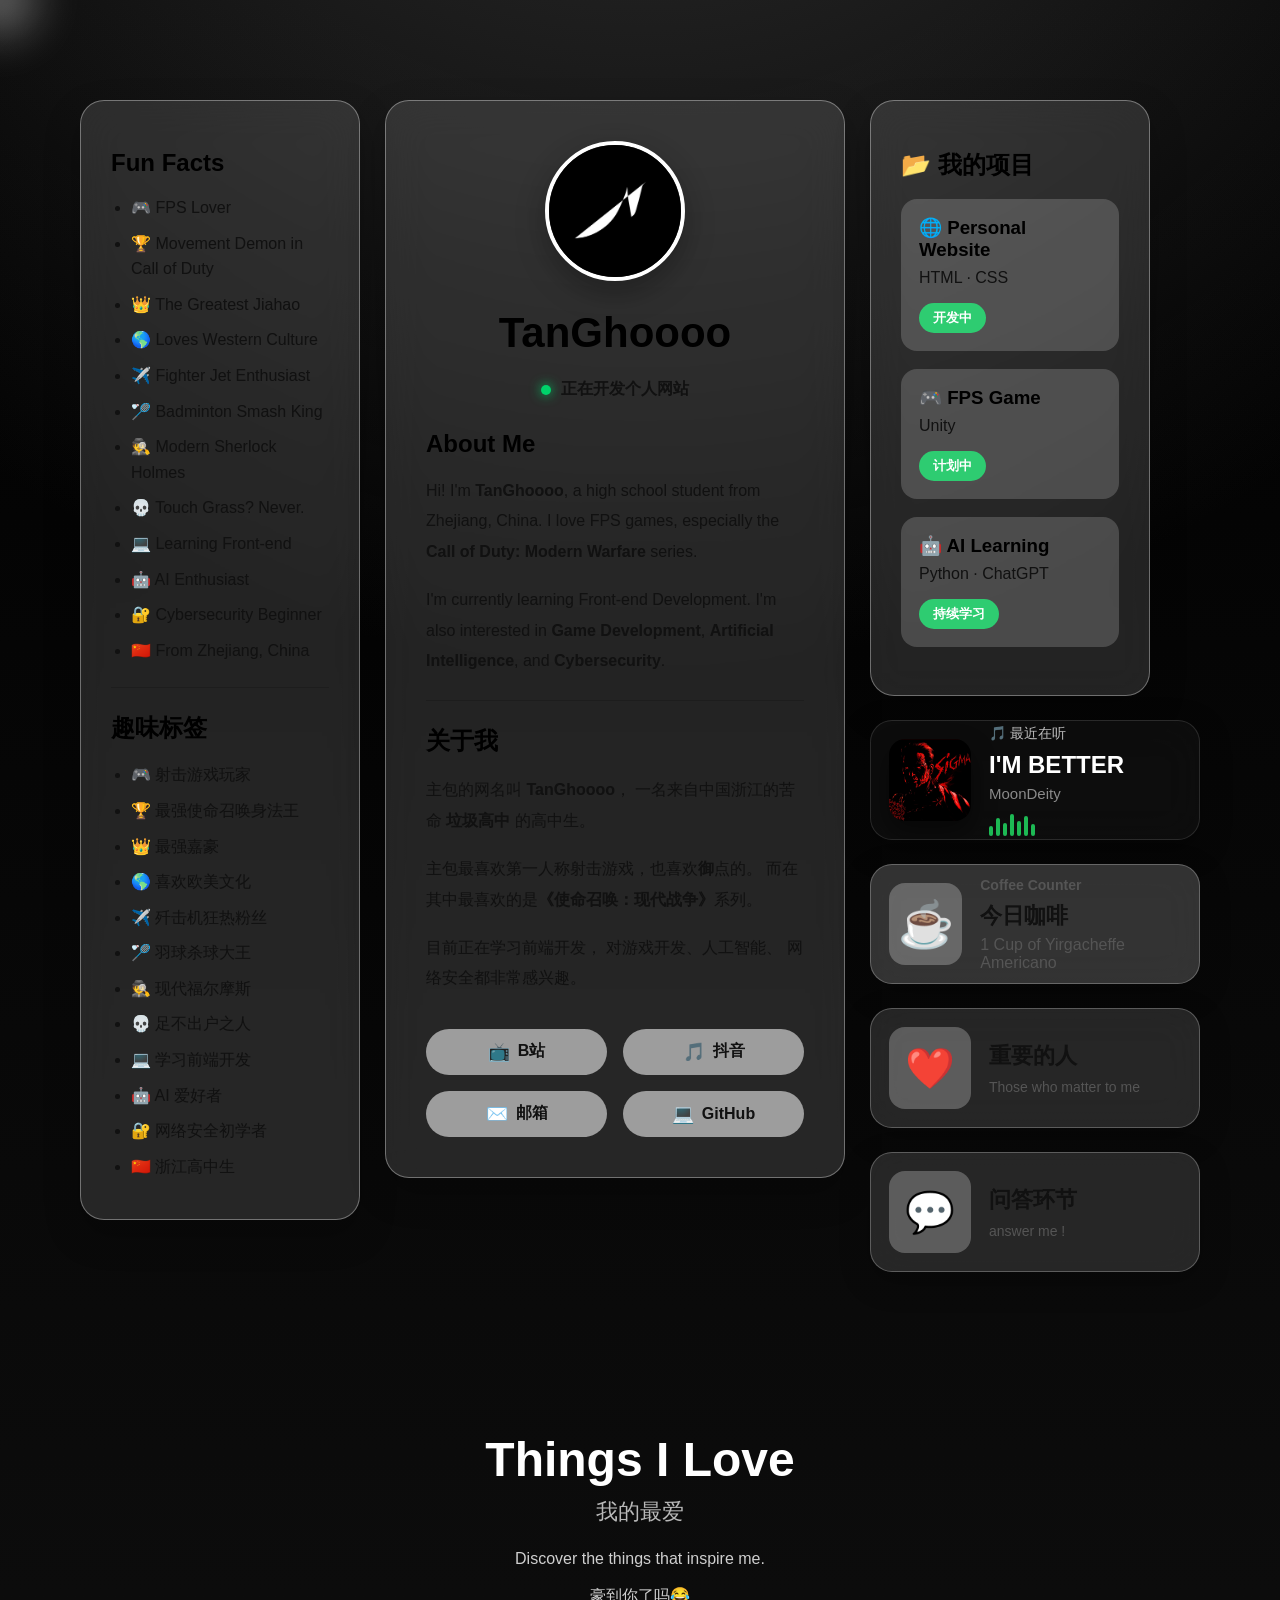
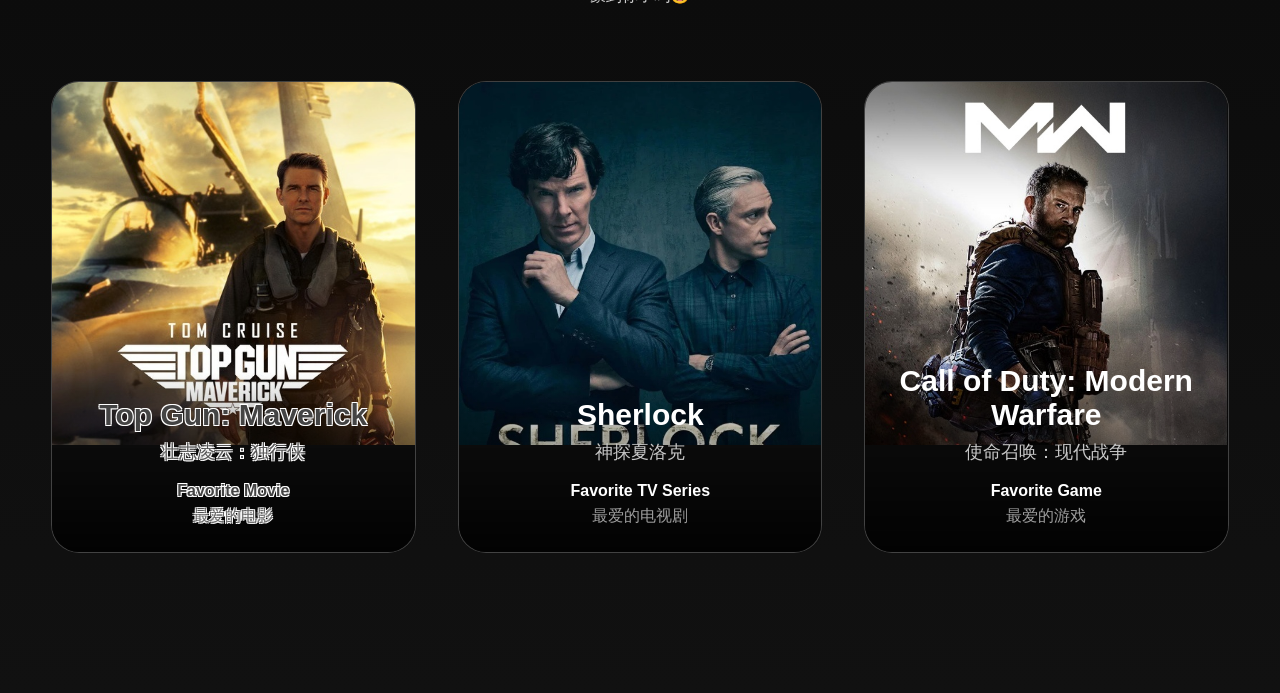
<file: index.html>
<!DOCTYPE html>
<html lang="zh-CN">

<head>

<meta charset="UTF-8">

<meta name="viewport" content="width=device-width, initial-scale=1.0">

<title>TanGhoooo</title>

<link rel="stylesheet" href="style.css">

</head>


<body>

     <div class="cursor-glow"></div>


<div class="layout">


<!-- =========================
     左侧 Fun Facts
========================= -->


<div class="side-card left-card">


<h2>Fun Facts</h2>


<ul>

<li>🎮 FPS Lover</li>

<li>🏆 Movement Demon in Call of Duty</li>

<li>👑 The Greatest Jiahao</li>

<li>🌎 Loves Western Culture</li>

<li>✈️ Fighter Jet Enthusiast</li>

<li>🏸 Badminton Smash King</li>

<li>🕵️ Modern Sherlock Holmes</li>

<li>💀 Touch Grass? Never.</li>

<li>💻 Learning Front-end</li>

<li>🤖 AI Enthusiast</li>

<li>🔐 Cybersecurity Beginner</li>

<li>🇨🇳 From Zhejiang, China</li>

</ul>



<hr>



<h2>趣味标签</h2>



<ul>

<li>🎮 射击游戏玩家</li>

<li>🏆 最强使命召唤身法王</li>

<li>👑 最强嘉豪</li>

<li>🌎 喜欢欧美文化</li>

<li>✈️ 歼击机狂热粉丝</li>

<li>🏸 羽球杀球大王</li>

<li>🕵️ 现代福尔摩斯</li>

<li>💀 足不出户之人</li>

<li>💻 学习前端开发</li>

<li>🤖 AI 爱好者</li>

<li>🔐 网络安全初学者</li>

<li>🇨🇳 浙江高中生</li>


</ul>


</div>





<!-- =========================
     中间个人卡片
========================= -->


<main class="card">


<div class="avatar-box">


<img src="TanGyc.jpg" class="avatar">


<div class="avatar-tip">

这简直就是世界上最棒的头像😎

</div>


</div>




<h1>

TanGhoooo

</h1>



<div class="status">


<span class="status-dot"></span>


<span class="status-text">

正在开发个人网站

</span>


</div>





<section class="about">


<h2>

About Me

</h2>



<p>

Hi! I'm <strong>TanGhoooo</strong>, a high school student from Zhejiang, China.

I love FPS games, especially the

<strong>Call of Duty: Modern Warfare</strong> series.

</p>




<p>

I'm currently learning Front-end Development.

I'm also interested in

<strong>Game Development</strong>,

<strong>Artificial Intelligence</strong>,

and

<strong>Cybersecurity</strong>.

</p>




<hr>




<h2>

关于我

</h2>



<p>

主包的网名叫 <strong>TanGhoooo</strong>，

一名来自中国浙江的苦命 <strong>垃圾高中</strong> 的高中生。

</p>



<p>

主包最喜欢第一人称射击游戏，也喜欢<strong>御</strong>点的。

而在其中最喜欢的是<strong>《使命召唤：现代战争》</strong>系列。

</p>



<p>

目前正在学习前端开发，

对游戏开发、人工智能、

网络安全都非常感兴趣。

</p>



</section>





<div class="links">


<a href="https://space.bilibili.com/1587845632" target="_blank">
    <span>📺</span>
    B站
</a>


<a href="https://www.douyin.com/user/self?from_tab_name=main" target="_blank">
    <span>🎵</span>
    抖音
</a>


<a href="mailto:tangyc013@163.com">
    <span>✉️</span>
    邮箱
</a>



<a href="https://github.com/TanGyc013" target="_blank">
    <span>💻</span>
    GitHub
</a>


</div>


</main>





<!-- =========================
     右侧项目
========================= -->


<div class="right-column">

<div class="side-card right-card">


<h2>

📂 我的项目

</h2>



<div class="project-item">


<h3>

🌐 Personal Website

</h3>


<p>

HTML · CSS

</p>


<span class="project-status">

开发中

</span>


</div>




<div class="project-item">


<h3>

🎮 FPS Game

</h3>


<p>

Unity

</p>


<span class="project-status">

计划中

</span>


</div>





<div class="project-item">


<h3>

🤖 AI Learning

</h3>


<p>

Python · ChatGPT

</p>


<span class="project-status">

持续学习

</span>


</div>

</div>

<a class="music-card"
href="https://open.spotify.com/track/2AWdLK9zIWZEk8jsSL7SUx"
target="_blank">

<img
src="images/505.jpg"
class="music-cover">

<div class="music-content">

<h3>🎵 最近在听</h3>

<h4>I'M BETTER
</h4>

<p>MoonDeity</p>

<div class="equalizer">

<span></span>
<span></span>
<span></span>
<span></span>
<span></span>
<span></span>
<span></span>

</div>

</div>

</a>


<!-- Coffee Counter -->

<div class="coffee-card">


    <div class="coffee-tip">
    😡 耶加雪菲牛逼
    </div>


    <div class="coffee-icon">
        ☕
    </div>


    <div class="coffee-content">

        <h3>
            Coffee Counter
        </h3>

        <h4>
            今日咖啡
        </h4>

        <p>
            1 Cup of Yirgacheffe Americano
        </p>

    </div>


</div>

<!-- Important People入口 -->

<a href="important.html" target="_blank" class="people-entry">

    <div class="people-icon">
        ❤️
    </div>


    <div class="people-text">

        <h3>
            重要的人
        </h3>

        <p>
            Those who matter to me
        </p>

    </div>


</a>

<!-- Q&A入口 -->

<a href="qa.html" target="_blank" class="people-entry">

    <div class="people-icon">
        💬
    </div>


    <div class="people-text">

        <h3>
            问答环节
        </h3>

        <p>
            answer me !
        </p>

    </div>


</a>

</div>

</div>


<!-- layout结束 -->

<!-- =========================
     Things I Love
========================= -->

<section class="favorites">


<h2 class="favorites-title">

Things I Love

<span>

我的最爱

</span>

</h2>



<p class="favorites-subtitle">

Discover the things that inspire me.

<span>

豪到你了吗😂

</span>

</p>





<div class="favorite-grid">





<!-- =========================
     Movies
========================= -->


<div class="carousel-card" data-type="movie">


<div class="carousel-window">


<div class="carousel-track">





<div class="carousel-item topgun-card">

    


<div class="favorite-inner">


<img src="images/topgun.jpg">


<div class="favorite-info">


<h3>

Top Gun: Maverick

</h3>


<h4>

壮志凌云：独行侠

</h4>


<p>

Favorite Movie

</p>


<span>

最爱的电影

</span>


</div>


</div>


</div>





<div class="carousel-item">


<div class="favorite-inner">


<img src="images/inception.jpg">


<div class="favorite-info">


<h3>

Inception

</h3>


<h4>

盗梦空间

</h4>


<p>

Favorite Movie

</p>


<span>

最爱的电影

</span>


</div>


</div>


</div>





<div class="carousel-item">


<div class="favorite-inner">


<img src="images/johnwick.jpg">


<div class="favorite-info">


<h3>

John Wick

</h3>


<h4>

疾速追杀

</h4>


<p>

Favorite Movie

</p>


<span>

最爱的电影

</span>


</div>


</div>


</div>





<div class="carousel-item">


<div class="favorite-inner">


<img src="images/quietplace.jpg">


<div class="favorite-info">


<h3>

A Quiet Place

</h3>


<h4>

寂静之地

</h4>


<p>

Favorite Movie

</p>


<span>

最爱的电影

</span>


</div>


</div>


</div>





<div class="carousel-item">


<div class="favorite-inner">


<img src="images/logan.jpg">


<div class="favorite-info">


<h3>

Logan

</h3>


<h4>

金刚狼3：殊死一战

</h4>


<p>

Favorite Movie

</p>


<span>

最爱的电影

</span>


</div>


</div>


</div>




</div>


</div>


</div>








<!-- =========================
     TV Series
========================= -->


<div class="carousel-card" data-type="tv">


<div class="carousel-window">


<div class="carousel-track">





<div class="carousel-item">


<div class="favorite-inner">


<img src="images/sherlock.jpg">


<div class="favorite-info">


<h3>

Sherlock

</h3>


<h4>

神探夏洛克

</h4>


<p>

Favorite TV Series

</p>


<span>

最爱的电视剧

</span>


</div>


</div>


</div>





<div class="carousel-item">


<div class="favorite-inner">


<img src="images/theboys.jpg">


<div class="favorite-info">


<h3>

The Boys

</h3>


<h4>

黑袍纠察队

</h4>


<p>

Favorite TV Series

</p>


<span>

最爱的电视剧

</span>


</div>


</div>


</div>





<div class="carousel-item">


<div class="favorite-inner">


<img src="images/dayofthejackal.jpg">


<div class="favorite-info">


<h3>

The Day of the Jackal

</h3>


<h4>

豺狼的日子

</h4>


<p>

Favorite TV Series

</p>


<span>

最爱的电视剧

</span>


</div>


</div>


</div>




</div>


</div>


</div>

<!-- =========================
     Games
========================= -->


<div class="carousel-card" data-type="game">


<div class="carousel-window">


<div class="carousel-track">





<div class="carousel-item">


<div class="favorite-inner">


<img src="images/mw2019.jpg">


<div class="favorite-info">


<h3>

Call of Duty: Modern Warfare

</h3>


<h4>

使命召唤：现代战争

</h4>


<p>

Favorite Game

</p>


<span>

最爱的游戏

</span>


</div>


</div>


</div>





<div class="carousel-item">


<div class="favorite-inner">


<img src="images/mw3.jpg">


<div class="favorite-info">


<h3>

Modern Warfare III

</h3>


<h4>

使命召唤：现代战争3

</h4>


<p>

Favorite Game

</p>


<span>

最爱的游戏

</span>


</div>


</div>


</div>





<div class="carousel-item">


<div class="favorite-inner">


<img src="images/combatmaster.jpg">


<div class="favorite-info">


<h3>

Combat Master

</h3>


<h4>

战斗大师

</h4>


<p>

Favorite Game

</p>


<span>

最爱的游戏

</span>


</div>


</div>


</div>





<div class="carousel-item">


<div class="favorite-inner">


<img src="images/theforest.jpg">


<div class="favorite-info">


<h3>

The Forest

</h3>


<h4>

森林

</h4>


<p>

Favorite Game

</p>


<span>

最爱的游戏

</span>


</div>


</div>


</div>





<div class="carousel-item">


<div class="favorite-inner">


<img src="images/sonsoftheforest.jpg">


<div class="favorite-info">


<h3>

Sons of the Forest

</h3>


<h4>

森林之子

</h4>


<p>

Favorite Game

</p>


<span>

最爱的游戏

</span>


</div>


</div>


</div>





</div>

</div>

</div>



</div>


</section>





<script>

     const glow =
document.querySelector(".cursor-glow");


let mouseX = 0;
let mouseY = 0;


let glowX = 0;
let glowY = 0;



document.addEventListener(
"mousemove",
(e)=>{

    mouseX = e.clientX;
    mouseY = e.clientY;

});



function animateGlow(){


    glowX += (mouseX - glowX) * 0.05;

    glowY += (mouseY - glowY) * 0.05;



    glow.style.left =
    glowX + "px";


    glow.style.top =
    glowY + "px";



    requestAnimationFrame(
        animateGlow
    );

}



animateGlow();



document.querySelectorAll(".carousel-card").forEach(card=>{


const items =
card.querySelectorAll(".carousel-item");


let index = 0;

let lock = false;




items[0].classList.add("active");



card.querySelector(".carousel-window")
.addEventListener("wheel",function(e){


e.preventDefault();



if(lock)return;


lock=true;



if(e.deltaY>0){

index++;

}

else{

index--;

}



if(index>=items.length){

index=0;

}



if(index<0){

index=items.length-1;

}




items.forEach(item=>{

item.classList.remove(
"active",
"next",
"prev"
);

});




items[index].classList.add("active");




let next=index+1;

if(next>=items.length){

next=0;

}


items[next].classList.add("next");





let prev=index-1;


if(prev<0){

prev=items.length-1;

}


items[prev].classList.add("prev");






setTimeout(()=>{

lock=false;

},700);



},
{
passive:false
});



});





</script>


</body>

</html>
</file>
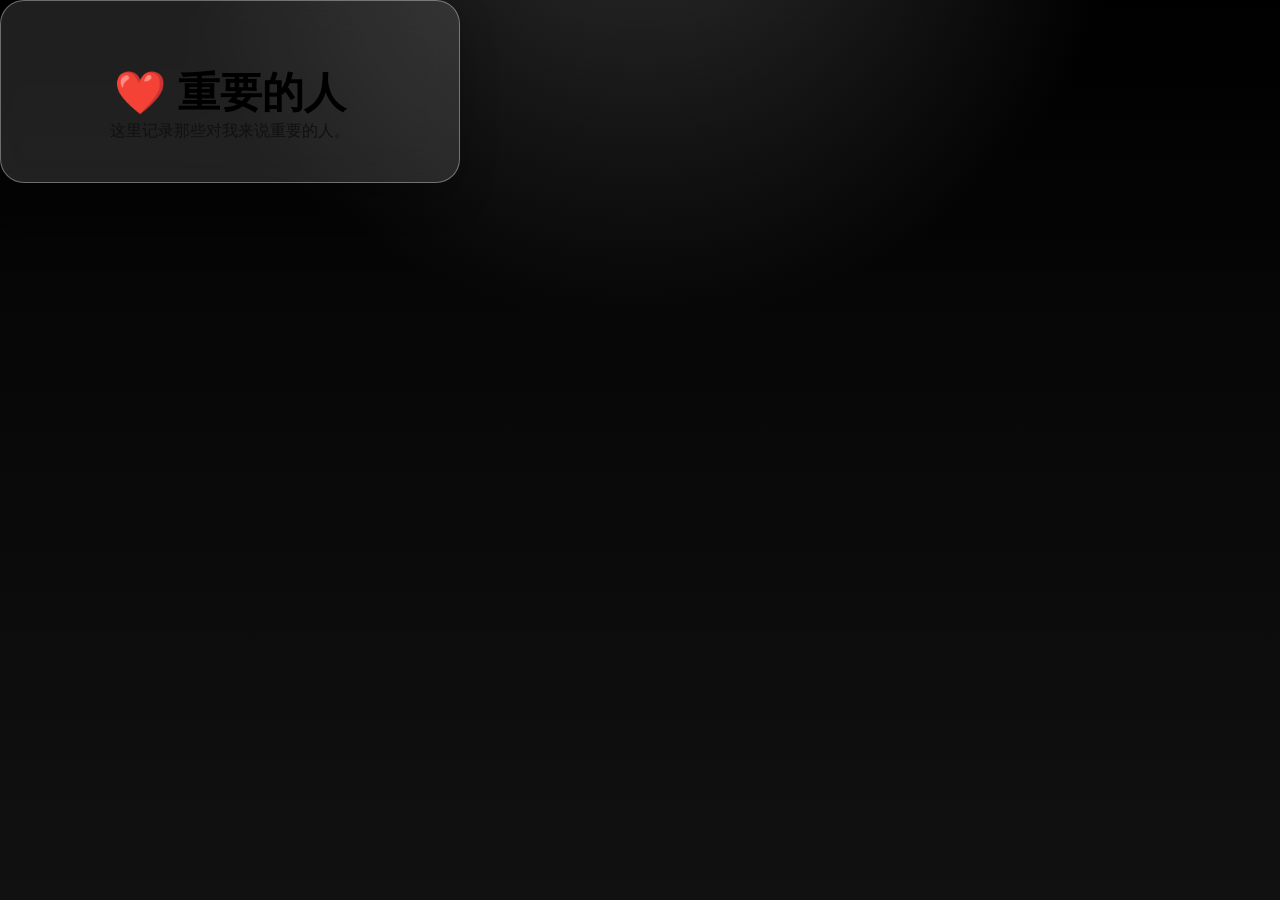
<file: important.html>
<!DOCTYPE html>

<html lang="zh-CN">

<head>

<meta charset="UTF-8">

<title>重要的人</title>

<link rel="stylesheet" href="style.css">

</head>


<body>


<div class="card important-page">


<h1>
❤️ 重要的人
</h1>


<p>
这里记录那些对我来说重要的人。
</p>


</div>


</body>

</html>
</file>
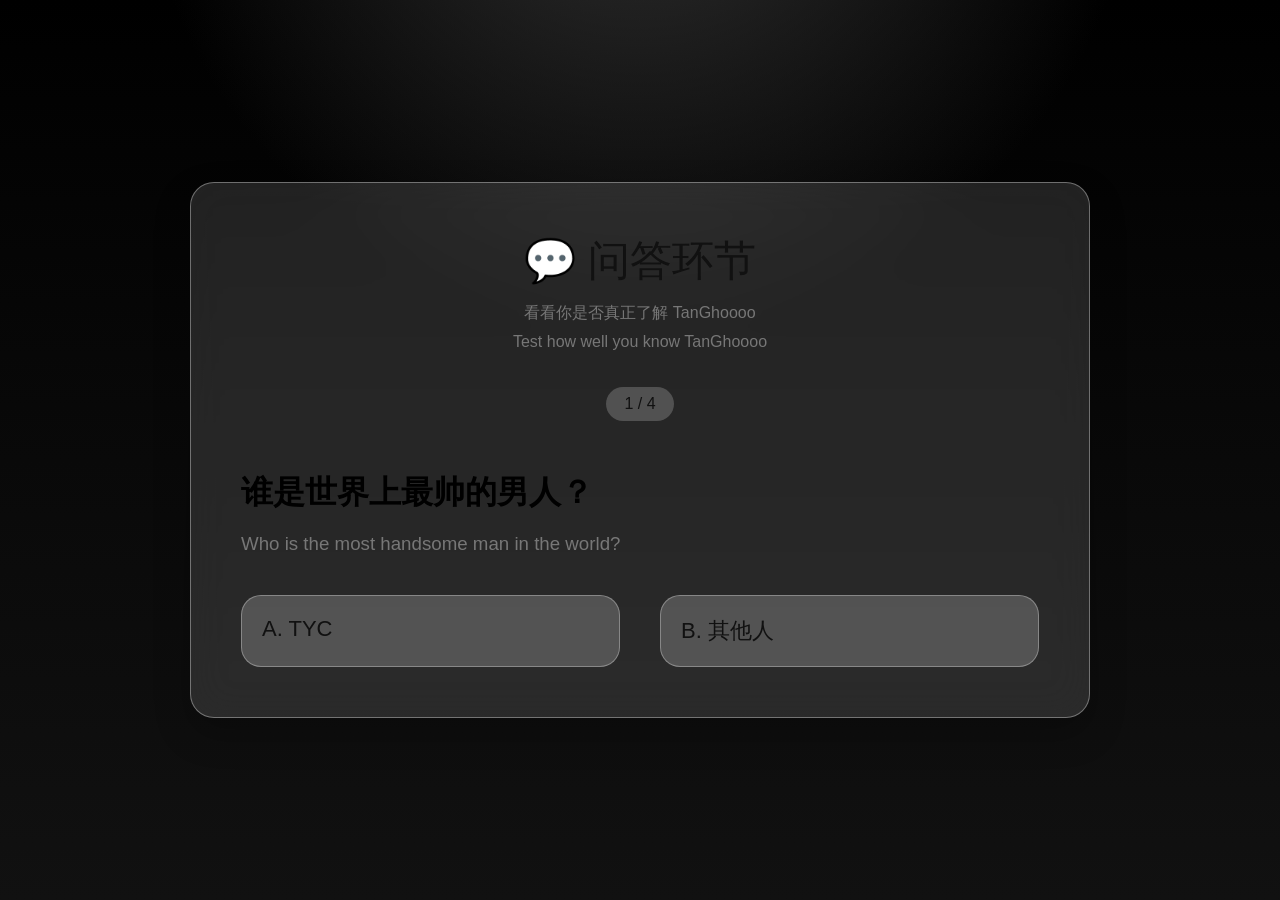
<file: qa.html>
<!DOCTYPE html>
<html lang="zh-CN">

<head>

<meta charset="UTF-8">

<title>问答环节</title>

<link rel="stylesheet" href="style.css">


<style>

/* 页面居中 */

body{

    display:flex;

    justify-content:center;

    align-items:center;

    min-height:100vh;

}


/* 问答大卡 */

.qa-card{

    width:900px;

    max-width:90%;

    padding:50px;

    text-align:center;

}


/* 标题 */

.qa-title{

    font-size:42px;

    margin-bottom:10px;

}


.qa-sub{

    color:#777;

    line-height:1.8;

}


/* 题目区域 */

.question{

    margin-top:50px;

    text-align:left;

}


.question h2{

    font-size:32px;

}


.question h3{

    color:#777;

    font-weight:400;

}



/* 选项 */

.options{

    display:flex;

    gap:40px;

    margin-top:40px;

}


.option{

    flex:1;

    padding:20px;

    border-radius:20px;

    background:
    rgba(255,255,255,.2);

    border:
    1px solid rgba(255,255,255,.3);

    cursor:pointer;

    position:relative;

    transition:.3s;

    font-size:22px;

}


.option:hover{

    transform:translateY(-6px);

    background:white;

}


/* hover提示 */

.option::after{

    content:attr(data-tip);

    position:absolute;

    bottom:-55px;

    left:50%;

    transform:
    translateX(-50%);

    background:#111;

    color:white;

    padding:10px 18px;

    border-radius:15px;

    white-space:nowrap;

    opacity:0;

    transition:.3s;

}


.option:hover::after{

    opacity:1;

}


/* 进度 */

.progress{

    display:inline-block;

    padding:8px 18px;

    border-radius:30px;

    background:rgba(255,255,255,.2);

    margin-top:30px;

}



</style>


</head>



<body>



<div class="card qa-card">


<div class="qa-title">

💬 问答环节

</div>


<div class="qa-sub">

看看你是否真正了解 TanGhoooo

<br>

Test how well you know TanGhoooo

</div>



<div class="progress" id="progress">

1 / 4

</div>



<div class="question">


<h2 id="question">

</h2>


<h3 id="english">

</h3>


<div class="options" id="options">

</div>


</div>


</div>





<script>


const questions=[

{
cn:"谁是世界上最帅的男人？",
en:"Who is the most handsome man in the world?",

options:[

{
text:"A. TYC",
correct:true,
tip:"直觉一般都是对的 😎"
},

{
text:"B. 其他人",
wrongPage:true,
tip:"你那是没有眼科可以看了？"
}

]
},


{
cn:"谁是使命召唤最强身法王？",
en:"Who is the greatest movement player in Call of Duty?",

options:[

{
text:"A. 菠萝 Pablo",
correct:false,
tip:"实打实的天花板"
},

{
text:"B. TYC",
correct:true,
tip:"毋庸置疑"
}

]
},


{
cn:"我爱喝什么咖啡？",
en:"What coffee do I love?",

options:[

{
text:"A. 耶加雪菲",
correct:true,
tip:"花香果甜"
},

{
text:"B. 蓝山",
correct:false,
tip:"贵😅"
},

{
text:"C. 意式拼配",
correct:false,
tip:"有点苦呀"
}

]
},


{
cn:"主播爱玩哪个射击游戏？",
en:"Which FPS game does the streamer love?",

options:[

{
text:"A. PUBG",
correct:false,
tip:"偶尔玩，但不是最爱"
},

{
text:"B. COD",
correct:true,
tip:"使命召唤 YYDS 🎯"
},

{
text:"C. 盗版槟榔地下最烂构思作品",
correct:false,
tip:"懂得都懂 🤫"
}

]
}

];



let current=0;



function loadQuestion(){


let q=questions[current];


document.getElementById("progress").innerHTML=

(current+1)+" / "+questions.length;



document.getElementById("question").innerHTML=q.cn;


document.getElementById("english").innerHTML=q.en;



let box=document.getElementById("options");


box.innerHTML="";



q.options.forEach(option=>{


let btn=document.createElement("div");


btn.className="option";


btn.innerHTML=option.text;


if(option.tip){

btn.dataset.tip=option.tip;

}


btn.onclick=function(){


    // 第一题选择其他人，保持原来的跳转

    if(current === 0 && option.text.includes("其他")){

        window.location.href="wrong.html";

        return;

    }



    if(option.correct){

        showResult(true);

    }else{

        showResult(false);

    }


};


box.appendChild(btn);


});


}


function showResult(correct){


let result=document.createElement("div");


result.className="answer-result";



if(correct){


result.innerHTML=

`

<h2>✅ 你答对了！！</h2>

<p>+1 分</p>

`;



}else{


result.innerHTML=

`

<h2>❌ 不加分哦～</h2>

`;



}



document.querySelector(".question")
.appendChild(result);



setTimeout(()=>{


result.classList.add("hide");



setTimeout(()=>{


result.remove();


nextQuestion();


},500);



},1200);



}



function nextQuestion(){


current++;


if(current>=questions.length){


document.querySelector(".question").innerHTML=

`

<h2>🎉 完成！</h2>

<h3>

You finished the quiz!

</h3>

<p>

感谢你了解 TanGhoooo 😎

</p>

`;


document.getElementById("progress").style.display="none";


return;


}


loadQuestion();


}



loadQuestion();



</script>



</body>


</html>
</file>
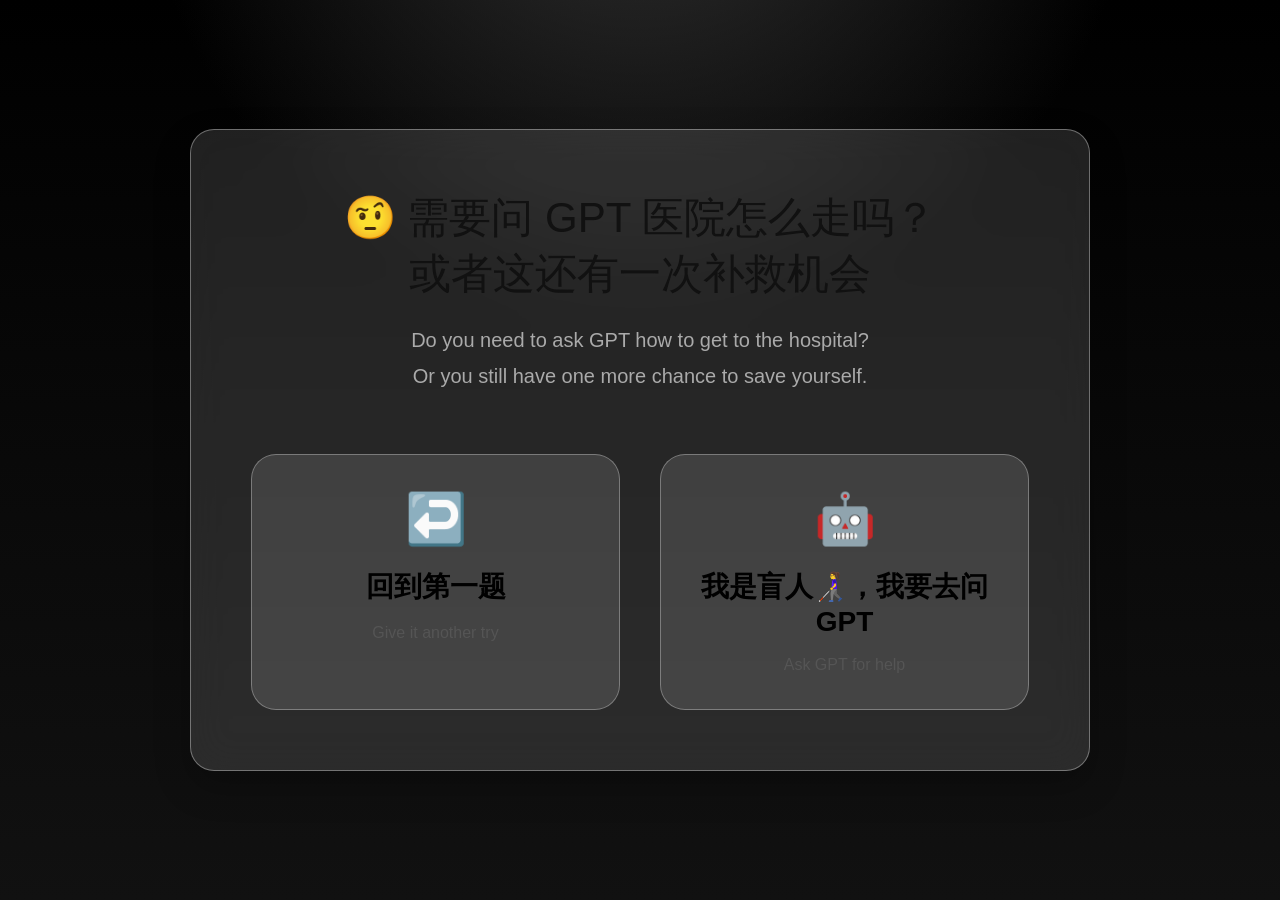
<file: wrong.html>
<!DOCTYPE html>

<html lang="zh-CN">


<head>

<meta charset="UTF-8">

<title>补救机会</title>

<link rel="stylesheet" href="style.css">


<style>


body{

    display:flex;

    justify-content:center;

    align-items:center;

    min-height:100vh;

}



.wrong-card{

    width:900px;

    max-width:90%;

    padding:60px;

    text-align:center;

}



.wrong-title{

    font-size:42px;

    margin-bottom:20px;

}



.wrong-sub{

    color:#aaa;

    font-size:20px;

    line-height:1.8;

}



.choice-box{

    display:flex;

    gap:40px;

    margin-top:60px;

}



.choice{

    flex:1;

    padding:35px;

    border-radius:25px;

    background:

    rgba(255,255,255,.12);


    border:

    1px solid rgba(255,255,255,.3);


    text-decoration:none;

    color:#111;


    transition:.35s;

}



.choice:hover{

    transform:translateY(-10px);

    background:white;

}



.choice-icon{

    font-size:50px;

    margin-bottom:20px;

}



.choice h2{

    font-size:28px;

}



.choice p{

    color:#555;

}



</style>


</head>



<body>



<div class="card wrong-card">



<div class="wrong-title">

🤨 需要问 GPT 医院怎么走吗？

<br>

或者这还有一次补救机会

</div>



<div class="wrong-sub">

Do you need to ask GPT how to get to the hospital?

<br>

Or you still have one more chance to save yourself.

</div>




<div class="choice-box">



<a href="qa.html" class="choice">


<div class="choice-icon">

↩️

</div>


<h2>

回到第一题

</h2>


<p>

Give it another try

</p>


</a>





<a href="https://chat.openai.com/" target="_blank" class="choice">


<div class="choice-icon">

🤖

</div>


<h2>

我是盲人👩‍🦯，我要去问 GPT

</h2>


<p>

Ask GPT for help

</p>


</a>



</div>


</div>



</body>


</html>
</file>
<file: style.css>
/* ===========================
   TanGhoooo Personal Website
   Version 2.0
=========================== */

*{
    margin:0;
    padding:0;
    box-sizing:border-box;
}

html{

    scroll-behavior:smooth;

}

body{

    font-family:
    "SF Pro Display",
    "PingFang SC",
    Arial,
    sans-serif;


    background:
    radial-gradient(
        circle at 50% -20%,
        #333 0%,
        transparent 40%
    ),

    linear-gradient(
        180deg,
        #000000,
        #080808 45%,
        #111111
    );


    min-height:100vh;

    color:#111;

    overflow-x:hidden;

}

/* ===========================
   三栏布局
=========================== */

.layout{

    max-width:1500px;

    margin:80px auto;

    padding:0 40px;

    display:flex;

    align-items:flex-start;

    justify-content:center;

    gap:200px;

}

/* ===========================
   通用卡片
=========================== */

.card,
.side-card{

    background:rgba(255,255,255,.12);

    backdrop-filter:blur(20px);
    -webkit-backdrop-filter:blur(20px);

    border:1px solid rgba(255,255,255,.35);

    border-radius:24px;

    box-shadow:
        0 15px 35px rgba(0,0,0,.25);

    transition:.35s;

}

.card:hover,
.side-card:hover{

    transform:translateY(-6px);

}

/* ===========================
   左侧
=========================== */

.left-card{

    width:330px;

    padding:30px;

    flex-shrink:0;

}

/* ===========================
   中间
=========================== */

.card{

    width:460px;

    padding:40px;

    text-align:center;

    flex-shrink:0;

}

/* ===========================
   右侧
=========================== */

.right-card{

    width:100%;

    padding:30px;

}
/* ===========================
   头像
=========================== */

.avatar-box{

    position:relative;

    display:inline-block;

}

.avatar{

    width:140px;

    height:140px;

    border-radius:50%;

    object-fit:cover;

    border:4px solid #fff;

    box-shadow:
        0 12px 30px rgba(0,0,0,.3);

    animation:floatAvatar 4s ease-in-out infinite;

    transition:.3s;

}

.avatar:hover{

    transform:scale(1.05);

}

/* ===========================
   头像提示
=========================== */

.avatar-tip{

    position:absolute;

    left:50%;

    bottom:-58px;

    transform:translateX(-50%) translateY(12px);

    background:rgba(0,0,0,.82);

    color:#fff;

    padding:10px 16px;

    border-radius:12px;

    font-size:14px;

    white-space:nowrap;

    opacity:0;

    pointer-events:none;

    transition:.3s;

}

.avatar-box:hover .avatar-tip{

    opacity:1;

    transform:translateX(-50%) translateY(0);

}

/* ===========================
   标题
=========================== */

h1{

    margin-top:24px;

    font-size:42px;

    color:#000;

}

h2{

    margin:18px 0;

    color:#000;

}

h3{

    color:#000;

    margin-bottom:8px;

}

/* ===========================
   状态栏
=========================== */

.status{

    display:flex;

    justify-content:center;

    align-items:center;

    gap:10px;

    margin:22px 0 30px;

    font-weight:bold;

}

.status-dot{

    width:10px;

    height:10px;

    border-radius:50%;

    background:#00d26a;

    box-shadow:0 0 12px #00d26a;

}

/* ===========================
   正文
=========================== */

.about{

    text-align:left;

}

.about p{

    margin:18px 0;

    line-height:1.9;

    color:#111;

}

/* ===========================
   左右卡片文字
=========================== */

.side-card{

    color:#111;

}

.side-card ul{

    padding-left:20px;

    margin-top:12px;

}

.side-card li{

    margin:10px 0;

    line-height:1.6;

}/* ===========================
   按钮
=========================== */

.links{

    margin-top:35px;

}

.links{

    margin-top:35px;

    display:grid;

    grid-template-columns:repeat(2,1fr);

    gap:16px;

}



.links a{

    display:flex;

    justify-content:center;

    align-items:center;

    gap:8px;


    padding:12px 20px;


    border-radius:30px;


    text-decoration:none;


    color:#111;


    background:
    rgba(255,255,255,.55);


    font-weight:bold;


    transition:.3s;


}



.links a span{

    font-size:18px;

}



.links a:hover{

    transform:translateY(-5px);

    background:#fff;

    box-shadow:
    0 10px 25px rgba(0,0,0,.2);

}

/* ===========================
   Project
=========================== */

.project-item{

    margin:18px 0;

    padding:18px;

    border-radius:16px;

    background:rgba(255,255,255,.18);

    transition:.3s;

}

.project-item:hover{

    transform:translateY(-5px);

    background:rgba(255,255,255,.35);

}

.project-item p{

    margin:8px 0;

    color:#111;

}

.project-status{

    display:inline-block;

    margin-top:8px;

    padding:6px 14px;

    border-radius:30px;

    background:#2ecc71;

    color:#fff;

    font-size:13px;

    font-weight:bold;

}

/* ===========================
   分割线
=========================== */

hr{

    border:none;

    height:1px;

    background:rgba(0,0,0,.15);

    margin:24px 0;

}

/* ===========================
   动画
=========================== */

@keyframes floatAvatar{

    0%,100%{

        transform:translateY(0);

    }

    50%{

        transform:translateY(-10px);

    }

}/* ===========================
   页面动画
=========================== */

@keyframes showCard{

    from{

        opacity:0;

        transform:translateY(30px);

    }

    to{

        opacity:1;

        transform:translateY(0);

    }

}

.card{

    animation:showCard .8s ease;

}

.left-card{

    animation:showCard .8s ease;

}

.right-card{

    animation:showCard .8s ease .15s backwards;

}

/* ===========================
   响应式
=========================== */

@media (max-width:1300px){

    .layout{

        gap:25px;

        padding:20px;

    }

    .left-card,
    .right-card{

        width:280px;

    }

}

@media (max-width:1050px){

    .layout{

        flex-direction:column;

        align-items:center;

    }

    .card,
    .left-card,
    .right-card{

        width:95%;

        max-width:700px;

    }

}

/* ===========================
   滚动条
=========================== */

::-webkit-scrollbar{

    width:10px;

}

::-webkit-scrollbar-track{

    background:rgba(255,255,255,.1);

}

::-webkit-scrollbar-thumb{

    background:rgba(255,255,255,.4);

    border-radius:20px;

}

::-webkit-scrollbar-thumb:hover{

    background:rgba(255,255,255,.6);

}
/*========================================================
                LOVE CAROUSEL 2.0
========================================================*/

.favorites{

    width:min(1500px,92%);

    margin:140px auto;

}

.favorites-title{

    text-align:center;

    color:white;

    font-size:48px;

    font-weight:700;

    margin-bottom:18px;

}

.favorites-title span{

    display:block;

    margin-top:10px;

    font-size:22px;

    color:#b8b8b8;

    font-weight:400;

}

.favorites-subtitle{

    text-align:center;

    color:#cfcfcf;

    line-height:1.8;

    margin-bottom:70px;

}

.favorites-subtitle span{

    display:block;

    margin-top:8px;

}

.favorite-grid{

    display:grid;

    grid-template-columns:repeat(3,1fr);

    gap:42px;

}

.carousel-card{

    background:rgba(255,255,255,.08);

    backdrop-filter:blur(18px);

    -webkit-backdrop-filter:blur(18px);

    border:1px solid rgba(255,255,255,.15);

    border-radius:28px;

    overflow:hidden;

    transition:.45s;

    position:relative;

}

.carousel-card:hover{

    transform:translateY(-10px);

    border-color:rgba(95,175,255,.55);

    box-shadow:

    0 18px 45px rgba(0,0,0,.35),

    0 0 35px rgba(55,145,255,.18);

}

.carousel-window{

    height:470px;

    overflow:hidden;

    position:relative;

    background:#111;

}

.carousel-track{

    transition:

    transform .65s cubic-bezier(.22,1,.36,1);

}

.carousel-item{

    height:470px;

}

.carousel-item img{

    width:100%;

    height:100%;

    display:block;

    object-fit:cover;

    transition:.45s;

}

.carousel-card:hover img{

    transform:scale(1.05);

}

.favorite-info{

    position:absolute;

    left:0;

    bottom:0;

    width:100%;

    padding:25px;

    text-align:center;

    background:
    linear-gradient(
        transparent,
        rgba(0,0,0,.85)
    );

}

.favorite-info h3{

    color:white;

    font-size:30px;

    margin-bottom:8px;

}

.favorite-info h4{

    color:#c7c7c7;

    font-size:18px;

    font-weight:400;

    margin-bottom:18px;

}

.favorite-info p{

    color:white;

    font-weight:600;

    margin-bottom:6px;

}

.favorite-info span{

    color:#9d9d9d;

}

/*==============================
    Carousel Animation
==============================*/

.carousel-track{

    display:flex;

    flex-direction:column;

    will-change:transform;

}

.carousel-item{

    flex-shrink:0;

    position:relative;

}

.carousel-window{

    position:relative;

    overflow:hidden;
}

.carousel-item img{

    user-select:none;

    pointer-events:none;
}

/* ===========================
   3D 滚筒海报效果
=========================== */

.carousel-window{

    perspective:900px;

}


.carousel-track{

    transform-style:preserve-3d;

}

/* ===========================
   滚筒旋转效果
=========================== */

.carousel-window{

    perspective:1200px;
    overflow:hidden;

}


.carousel-track{

    transform-style:preserve-3d;

    transition:
    transform .8s cubic-bezier(.22,1,.36,1);

}


.carousel-item{

    transform-origin:center center;

    backface-visibility:hidden;

}


.carousel-item{

    backface-visibility:hidden;

    transform-style:preserve-3d;

}

.carousel-item{

    transition:
    transform .7s ease,
    opacity .7s ease;

}


.carousel-item.active{

    transform:
    translateZ(80px)
    scale(1.05);

}


.carousel-item.prev{

    transform:
    translateY(-80px)
    rotateX(45deg)
    scale(.85);

    opacity:.5;

}


.carousel-item.next{

    transform:
    translateY(80px)
    rotateX(-45deg)
    scale(.85);

    opacity:.5;

}
/* ===== 海报滚筒动画 ===== */

.carousel-window{
    position:relative;
    overflow:hidden;
}


.carousel-track{
    position:relative;
    height:100%;
}


.carousel-item{
    position:absolute;
    width:100%;
    height:100%;
    top:0;
    left:0;

    opacity:0;

    transform:translateY(100%) scale(.95);

    transition:
        transform .7s cubic-bezier(.22,1,.36,1),
        opacity .7s ease;
}


.carousel-item.active{

    opacity:1;

    transform:
        translateY(0)
        scale(1);

}


.carousel-item.next{

    opacity:.3;

    transform:
        translateY(100%)
        scale(.95);

}


.carousel-item.prev{

    opacity:.3;

    transform:
        translateY(-100%)
        scale(.95);

}

/* Top Gun文字描边 */

.topgun-card .favorite-info h3{
    color:#444;
    text-shadow:
        -1px -1px 0 #fff,
         1px -1px 0 #fff,
        -1px  1px 0 #fff,
         1px  1px 0 #fff;
}

.topgun-card .favorite-info h4{
    color:#555;
    text-shadow:
        -1px -1px 0 #fff,
         1px -1px 0 #fff,
        -1px  1px 0 #fff,
         1px  1px 0 #fff;
}

.topgun-card .favorite-info p{
    color:#444;
    text-shadow:
        -1px -1px 0 #fff,
         1px -1px 0 #fff,
        -1px  1px 0 #fff,
         1px  1px 0 #fff;
}

.topgun-card .favorite-info span{
    color:#666;
    text-shadow:
        -1px -1px 0 #fff,
         1px -1px 0 #fff,
        -1px  1px 0 #fff,
         1px  1px 0 #fff;
}
/*=========================
  Right Column
=========================*/

.right-column{

    width:330px;

    display:flex;

    flex-direction:column;

    gap:24px;

    flex-shrink:0;

}

.right-column{

    width:330px;

    display:flex;

    flex-direction:column;

    gap:24px;

}

/*==============================
    Spotify Music Card
==============================*/

.music-card{

    width:100%;
    height:120px;

    display:flex;
    align-items:center;
    gap:18px;

    padding:18px;

    border-radius:22px;

    text-decoration:none;

    background:rgba(18,18,18,.65);

    backdrop-filter:blur(22px);
    -webkit-backdrop-filter:blur(22px);

    border:1px solid rgba(255,255,255,.12);

    box-shadow:
        0 10px 30px rgba(0,0,0,.35);

    transition:.35s;

}

.music-card:hover{

    transform:translateY(-6px);

    border-color:#1DB954;

    box-shadow:
        0 18px 45px rgba(0,0,0,.45),
        0 0 25px rgba(29,185,84,.35);

}

.music-cover{

    width:82px;
    height:82px;

    border-radius:16px;

    object-fit:cover;

    flex-shrink:0;

    box-shadow:
        0 10px 25px rgba(0,0,0,.45);

    transition:.35s;

}

.music-card:hover .music-cover{

    transform:scale(1.08) rotate(-2deg);

}

.music-card:hover .music-cover{

    transform:scale(1.05);

}

.music-content{

    flex:1;

    display:flex;
    flex-direction:column;
    justify-content:center;

}

.music-content h3{

    color:#bdbdbd;

    font-size:14px;

    margin-bottom:8px;

    font-weight:500;

}

.music-content h4{

    color:white;

    font-size:24px;

    margin-bottom:6px;

    font-weight:700;

}

.music-content p{

    color:#8b8b8b;

    font-size:15px;

}

.equalizer{

    display:flex;

    align-items:flex-end;

    gap:3px;

    margin-top:12px;

}

.equalizer span{

    width:4px;

    border-radius:10px;

    background:#1DB954;

    animation:music 1s infinite ease-in-out;

}

.equalizer span:nth-child(1){height:10px;animation-delay:.1s;}
.equalizer span:nth-child(2){height:18px;animation-delay:.3s;}
.equalizer span:nth-child(3){height:13px;animation-delay:.5s;}
.equalizer span:nth-child(4){height:22px;animation-delay:.2s;}
.equalizer span:nth-child(5){height:15px;animation-delay:.4s;}
.equalizer span:nth-child(6){height:20px;animation-delay:.6s;}
.equalizer span:nth-child(7){height:12px;animation-delay:.25s;}

@keyframes music{

    0%,100%{

        transform:scaleY(.45);

    }

    50%{

        transform:scaleY(1);

    }

}

/* ===============================
        Coffee Counter
================================ */

.coffee-card{

    width:100%;
    height:120px;

    display:flex;

    align-items:center;

    gap:18px;

    padding:18px;

    border-radius:22px;


    background:
    rgba(255,255,255,.18);


    backdrop-filter:blur(20px);

    -webkit-backdrop-filter:blur(20px);


    border:
    1px solid rgba(255,255,255,.25);


    box-shadow:
    0 10px 30px rgba(0,0,0,.25);


    transition:.35s;

}


.coffee-card:hover{

    transform:translateY(-6px);


    box-shadow:
    0 18px 40px rgba(0,0,0,.35);

}



.coffee-icon{

    width:82px;

    height:82px;


    display:flex;

    justify-content:center;

    align-items:center;


    font-size:45px;


    border-radius:16px;


    background:
    rgba(255,255,255,.25);

}



.coffee-content h3{

    color:#555;

    font-size:14px;

    margin-bottom:8px;

}


.coffee-content h4{

    color:#111;

    font-size:22px;

    margin-bottom:5px;

}


.coffee-content p{

    color:#555;

    font-size:16px;

}

/* ==========================
       Coffee Hover Tip
========================== */


.coffee-card{

    position:relative;

}



.coffee-tip{

    position:absolute;


    right:-170px;

    top:50%;


    transform:
    translateY(-50%)
    translateX(20px);


    background:
    rgba(20,20,20,.85);


    color:white;


    padding:14px 22px;


    border-radius:18px;


    font-size:18px;


    font-weight:bold;


    white-space:nowrap;


    opacity:0;


    pointer-events:none;


    transition:.35s;


    box-shadow:

    0 10px 30px rgba(0,0,0,.4);

}


/* 小箭头 */

.coffee-tip::before{


    content:"";


    position:absolute;


    left:-10px;


    top:50%;


    transform:translateY(-50%);


    border-width:10px 10px 10px 0;


    border-style:solid;


    border-color:

    transparent rgba(20,20,20,.85) transparent transparent;

}



.coffee-card:hover .coffee-tip{


    opacity:1;


    transform:

    translateY(-50%)
    translateX(0);

}
/* ==========================
   鼠标跟随光球
========================== */


.cursor-glow{

    position:fixed;

    left:0;
    top:0;


    width:120px;
    height:120px;


    border-radius:50%;


    background:

    radial-gradient(
        circle,
        rgba(255,255,255,.45),
rgba(255,255,255,.15) 40%,
        transparent 70%
    );


    pointer-events:none;


    transform:translate(-50%,-50%);


    filter:blur(18px);


    z-index:99999;

}


/* =========================
    Important People Entry
========================= */


.people-entry{

    width:100%;

    height:120px;

    display:flex;

    align-items:center;

    gap:18px;

    padding:18px;


    border-radius:22px;


    text-decoration:none;


    background:
    rgba(255,255,255,.12);


    backdrop-filter:blur(20px);

    -webkit-backdrop-filter:blur(20px);


    border:
    1px solid rgba(255,255,255,.25);


    box-shadow:
    0 10px 30px rgba(0,0,0,.25);


    transition:.35s;

}



.people-entry:hover{

    transform:translateY(-6px);


    background:
    rgba(255,255,255,.25);


}



.people-icon{

    width:82px;

    height:82px;


    border-radius:16px;


    display:flex;

    justify-content:center;

    align-items:center;


    font-size:40px;


    background:
    rgba(255,255,255,.25);

}



.people-text h3{

    color:#111;

    font-size:22px;

    margin-bottom:8px;

}



.people-text p{

    color:#555;

    font-size:14px;

}

.answer-result{

position:fixed;

left:50%;

top:50%;

transform:translate(-50%,-50%);

z-index:999;

animation:
show .45s ease;

}


.success,
.fail{


padding:45px 80px;

border-radius:30px;

backdrop-filter:blur(20px);

text-align:center;

font-size:25px;

}


.success{

background:
rgba(50,255,120,.15);

border:
1px solid #4cff88;

box-shadow:
0 0 40px rgba(50,255,120,.5);

}



.fail{

background:
rgba(255,70,70,.15);

border:
1px solid #ff5555;

box-shadow:
0 0 40px rgba(255,70,70,.4);

}



.hide{

opacity:0;

transform:
translate(-50%,-80%);

transition:.5s;

}



@keyframes show{


0%{

opacity:0;

transform:
translate(-50%,-30%);

}


100%{

opacity:1;

transform:
translate(-50%,-50%);

}


}
</file>
